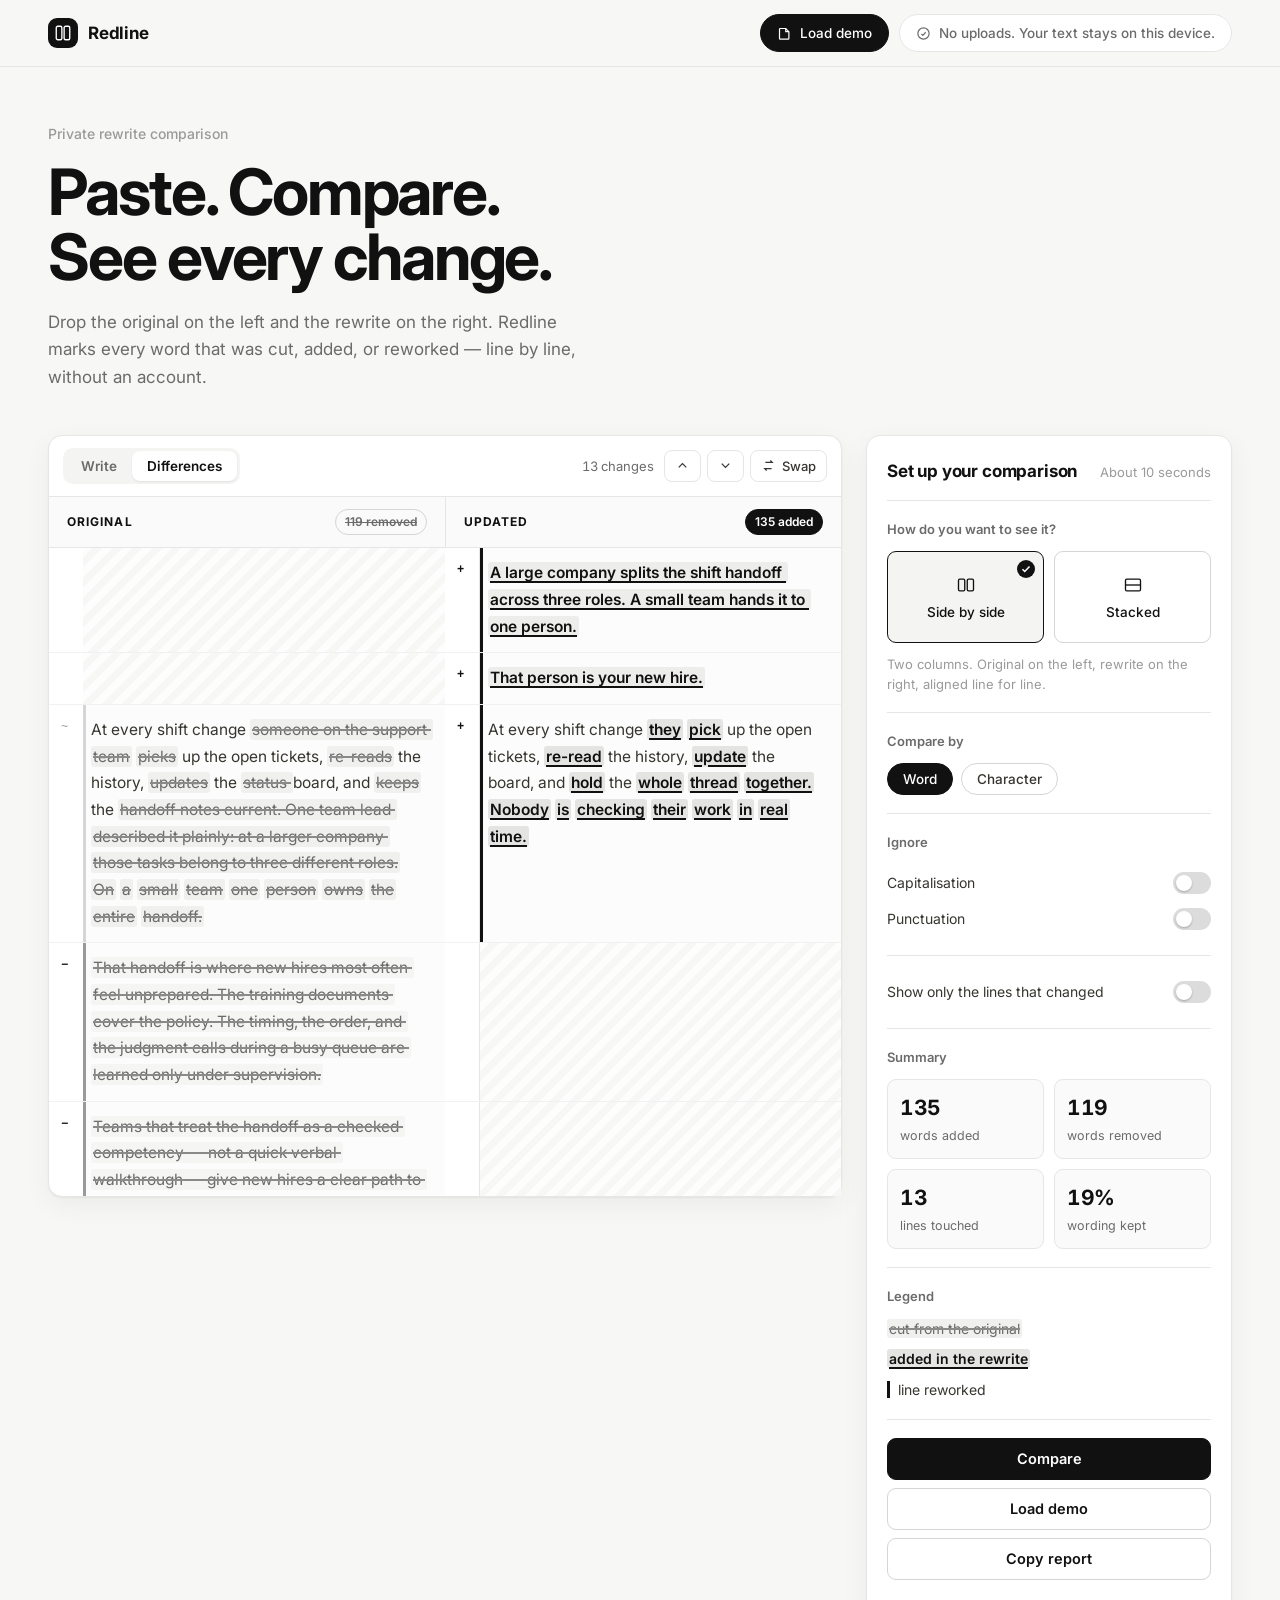
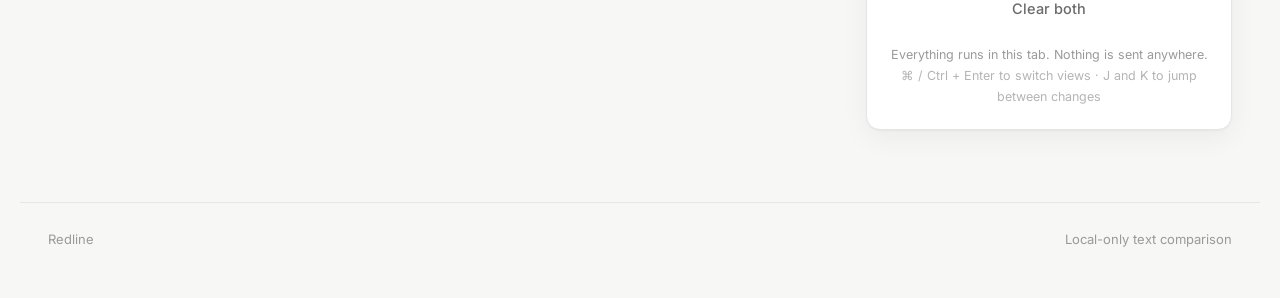
<file: index.html>
<!doctype html>
<html lang="en">
<head>
<meta charset="utf-8" />
<meta name="viewport" content="width=device-width, initial-scale=1" />
<title>Redline — Compare a rewrite side by side</title>
<meta name="description" content="Paste the original and the rewrite. See every word added, removed, and moved. Nothing leaves your browser." />
<link rel="preconnect" href="https://fonts.googleapis.com" />
<link rel="preconnect" href="https://fonts.gstatic.com" crossorigin />
<link href="https://fonts.googleapis.com/css2?family=Inter:wght@400;500;600;700&display=swap" rel="stylesheet" />
<style>
/* ============================================================
   Redline — black & white, Notion-inspired comparison tool
   ============================================================ */

:root {
  --ink:          #111111;
  --ink-2:        #37352f;
  --muted:        #6b6b6b;
  --muted-2:      #9a9a9a;
  --line:         #e6e6e6;
  --line-strong:  #d5d5d5;
  --paper:        #ffffff;
  --paper-2:      #fafafa;
  --paper-3:      #f4f4f3;
  --wash:         #f7f7f6;
  --del-bg:       #f0f0ef;
  --ins-bg:       #e4e4e2;
  --radius:       14px;
  --radius-sm:    9px;
  --shadow:       0 1px 2px rgba(0,0,0,.05), 0 8px 28px rgba(0,0,0,.05);
  --font:         "Inter", -apple-system, BlinkMacSystemFont, "Segoe UI", Helvetica, Arial, sans-serif;
  --mono:         ui-monospace, SFMono-Regular, Menlo, Consolas, monospace;
}

* { box-sizing: border-box; }

[hidden] { display: none !important; }

html, body { height: 100%; }

body {
  margin: 0;
  background: var(--wash);
  color: var(--ink);
  font-family: var(--font);
  font-size: 15px;
  line-height: 1.55;
  -webkit-font-smoothing: antialiased;
}

button { font-family: inherit; }

/* ---------------- top bar ---------------- */

.topbar {
  position: sticky;
  top: 0;
  z-index: 40;
  background: rgba(247,247,246,.86);
  backdrop-filter: saturate(180%) blur(12px);
  border-bottom: 1px solid var(--line);
}

.topbar-inner {
  max-width: 1240px;
  margin: 0 auto;
  padding: 14px 28px;
  display: flex;
  align-items: center;
  justify-content: space-between;
  gap: 16px;
}

.brand {
  display: inline-flex;
  align-items: center;
  gap: 10px;
  text-decoration: none;
  color: var(--ink);
}

.brand-mark {
  width: 30px;
  height: 30px;
  border-radius: 9px;
  background: var(--ink);
  color: #fff;
  display: grid;
  place-items: center;
}

.brand-name { font-weight: 700; font-size: 17px; letter-spacing: -.01em; }

.topbar-right { display: flex; align-items: center; gap: 10px; }

.pill {
  display: inline-flex;
  align-items: center;
  gap: 8px;
  height: 38px;
  padding: 0 16px;
  border-radius: 999px;
  font-size: 13.5px;
  font-weight: 500;
  white-space: nowrap;
}

.pill-solid {
  background: var(--ink);
  color: #fff;
  border: 1px solid var(--ink);
  cursor: pointer;
  transition: transform .12s ease, opacity .12s ease;
}
.pill-solid:hover { opacity: .88; }
.pill-solid:active { transform: translateY(1px); }

.pill-quiet {
  background: var(--paper);
  border: 1px solid var(--line);
  color: var(--muted);
}

/* ---------------- page + hero ---------------- */

.page {
  max-width: 1240px;
  margin: 0 auto;
  padding: 56px 28px 72px;
}

.hero { max-width: 720px; margin-bottom: 44px; }

.eyebrow {
  margin: 0 0 14px;
  color: var(--muted-2);
  font-size: 14px;
  font-weight: 500;
}

h1 {
  margin: 0 0 20px;
  font-size: clamp(38px, 6vw, 64px);
  line-height: 1.02;
  letter-spacing: -.035em;
  font-weight: 700;
}

.lede {
  margin: 0;
  max-width: 560px;
  color: var(--muted);
  font-size: 17px;
  line-height: 1.6;
}

/* ---------------- workspace layout ---------------- */

.workspace {
  display: grid;
  grid-template-columns: minmax(0, 1fr) 366px;
  gap: 24px;
  align-items: start;
}

.canvas-card { min-width: 0; }

.canvas-card,
.panel {
  background: var(--paper);
  border: 1px solid var(--line);
  border-radius: var(--radius);
  box-shadow: var(--shadow);
}

/* ---------------- canvas head ---------------- */

.canvas-head {
  display: flex;
  align-items: center;
  justify-content: space-between;
  gap: 12px;
  padding: 12px 14px;
  border-bottom: 1px solid var(--line);
}

.segmented {
  display: inline-flex;
  padding: 3px;
  background: var(--paper-3);
  border-radius: 10px;
}

.seg-btn {
  border: 0;
  background: transparent;
  color: var(--muted);
  font-size: 13.5px;
  font-weight: 600;
  padding: 7px 15px;
  border-radius: 8px;
  cursor: pointer;
}

.seg-btn.is-active {
  background: var(--paper);
  color: var(--ink);
  box-shadow: 0 1px 2px rgba(0,0,0,.08);
}

.canvas-head-right { display: flex; align-items: center; gap: 6px; }

.change-counter {
  font-size: 13px;
  color: var(--muted);
  padding-right: 4px;
  font-variant-numeric: tabular-nums;
}

.ghost-btn {
  display: inline-flex;
  align-items: center;
  gap: 6px;
  height: 32px;
  padding: 0 10px;
  border: 1px solid var(--line);
  background: var(--paper);
  color: var(--ink-2);
  border-radius: 8px;
  font-size: 13px;
  font-weight: 500;
  cursor: pointer;
}
.ghost-btn:hover { background: var(--paper-3); }
.ghost-btn:disabled { opacity: .38; cursor: default; }

/* ---------------- write mode ---------------- */

.pane-grid {
  display: grid;
  grid-template-columns: 1fr 1fr;
}

.pane { display: flex; flex-direction: column; min-width: 0; }
.pane + .pane { border-left: 1px solid var(--line); }

.pane-head {
  display: flex;
  align-items: center;
  justify-content: space-between;
  padding: 12px 18px;
  border-bottom: 1px solid var(--line);
  background: var(--paper-2);
}

.pane-title {
  font-size: 12px;
  font-weight: 700;
  letter-spacing: .09em;
  text-transform: uppercase;
  color: var(--ink);
}

.pane-meta { font-size: 12.5px; color: var(--muted-2); font-variant-numeric: tabular-nums; }

.editor {
  border: 0;
  outline: 0;
  resize: none;
  padding: 22px;
  min-height: 460px;
  font-family: var(--font);
  font-size: 15.5px;
  line-height: 1.72;
  color: var(--ink-2);
  background: transparent;
}

.editor::placeholder { color: #bdbdbd; }

/* ---------------- diff mode ---------------- */

.diff-view { display: flex; flex-direction: column; }

.diff-head {
  display: grid;
  grid-template-columns: 1fr 1fr;
  border-bottom: 1px solid var(--line);
  background: var(--paper-2);
}

.diff-head-cell {
  display: flex;
  align-items: center;
  justify-content: space-between;
  gap: 10px;
  padding: 12px 18px;
}
.diff-head-cell + .diff-head-cell { border-left: 1px solid var(--line); }

.diff-view.is-unified .diff-head { grid-template-columns: 1fr; }
.diff-view.is-unified .diff-head-cell:first-child { gap: 8px; }
.diff-view.is-unified .diff-head-cell:first-child .tag-del { margin-left: auto; }
.diff-view.is-unified .diff-head-cell:nth-child(2) { display: none; }

.tag {
  font-size: 12px;
  font-weight: 600;
  padding: 3px 9px;
  border-radius: 999px;
  border: 1px solid var(--line-strong);
  color: var(--muted);
  white-space: nowrap;
}
.tag-del { text-decoration: line-through; text-decoration-thickness: 1px; }
.tag-ins { background: var(--ink); border-color: var(--ink); color: #fff; }

.diff-body {
  min-height: 460px;
  max-height: 72vh;
  overflow: auto;
}

/* --- a diff row: gutter | left | gutter | right --- */

.row {
  display: grid;
  grid-template-columns: 34px minmax(0,1fr) 34px minmax(0,1fr);
  border-bottom: 1px solid #f1f1f1;
}
.row:last-child { border-bottom: 0; }

.cell {
  padding: 12px 18px 12px 8px;
  font-size: 15.5px;
  line-height: 1.72;
  color: var(--ink-2);
  min-width: 0;
  overflow-wrap: anywhere;
  white-space: pre-wrap;
}

.cell.side-b { border-left: 1px solid var(--line); padding-left: 8px; }

.gutter {
  font-family: var(--mono);
  font-size: 12px;
  color: var(--muted-2);
  padding: 13px 0 0 12px;
  user-select: none;
}

.gutter.g-del { color: var(--ink); font-weight: 700; }
.gutter.g-ins { color: var(--ink); font-weight: 700; }

.cell.is-empty { background: repeating-linear-gradient(135deg, #fdfdfd, #fdfdfd 7px, #f7f7f6 7px, #f7f7f6 14px); }

.row.r-del .cell.side-a,
.row.r-ins .cell.side-b,
.row.r-mod .cell { background: #fcfcfc; }

.row.r-del .cell.side-a { box-shadow: inset 3px 0 0 var(--muted-2); }
.row.r-ins .cell.side-b { box-shadow: inset 3px 0 0 var(--ink); }
.row.r-mod .cell.side-a { box-shadow: inset 3px 0 0 var(--line-strong); }
.row.r-mod .cell.side-b { box-shadow: inset 3px 0 0 var(--ink); }

.row.is-focused { background: #f6f6f5; }

/* unified (stacked) mode */
.diff-view.is-unified .row { grid-template-columns: 34px minmax(0,1fr); }
.diff-view.is-unified .row .gutter.g-a,
.diff-view.is-unified .row .gutter.g-b { grid-column: 1; }
.diff-view.is-unified .row .cell.side-a,
.diff-view.is-unified .row .cell.side-b { grid-column: 2; }
.diff-view.is-unified .row .cell.side-b { border-left: 0; padding-left: 8px; }
.diff-view.is-unified .row.r-eq .gutter.g-b,
.diff-view.is-unified .row.r-eq .cell.side-b,
.diff-view.is-unified .row .cell.is-empty,
.diff-view.is-unified .row.r-del .gutter.g-b,
.diff-view.is-unified .row.r-ins .gutter.g-a { display: none; }
.diff-view.is-unified .row.r-mod .cell.side-a { padding-bottom: 4px; }
.diff-view.is-unified .row.r-mod .cell.side-b { padding-top: 4px; }

/* ---------------- inline marks ---------------- */

.d-del {
  background: var(--del-bg);
  color: var(--muted);
  text-decoration: line-through;
  text-decoration-thickness: 1.5px;
  text-decoration-color: #8a8a8a;
  border-radius: 3px;
  padding: 1px 2px;
  box-decoration-break: clone;
  -webkit-box-decoration-break: clone;
}

.d-ins {
  background: var(--ins-bg);
  color: var(--ink);
  font-weight: 600;
  text-decoration: underline;
  text-decoration-thickness: 2px;
  text-underline-offset: 3px;
  text-decoration-color: var(--ink);
  border-radius: 3px;
  padding: 1px 2px;
  box-decoration-break: clone;
  -webkit-box-decoration-break: clone;
}

/* whole-line additions/removals get a lighter treatment so blocks stay readable */
.row.r-ins .cell.side-b .d-ins { background: #ededeb; }
.row.r-del .cell.side-a .d-del { background: #f5f5f4; }

/* ---------------- empty state ---------------- */

.empty-state {
  min-height: 460px;
  display: grid;
  place-content: center;
  justify-items: center;
  gap: 8px;
  text-align: center;
  padding: 40px;
}
.empty-title { margin: 0; font-weight: 600; font-size: 16px; }
.empty-sub { margin: 0 0 10px; color: var(--muted); max-width: 340px; }

/* ---------------- panel ---------------- */

.panel { padding: 22px 20px; position: sticky; top: 84px; }

.panel-head {
  display: flex;
  align-items: baseline;
  justify-content: space-between;
  gap: 12px;
  padding-bottom: 16px;
  border-bottom: 1px solid var(--line);
}

.panel-head h2 { margin: 0; font-size: 17px; font-weight: 700; letter-spacing: -.01em; }
.panel-note { font-size: 13px; color: var(--muted-2); }

.panel-section { padding: 18px 0; border-bottom: 1px solid var(--line); }

.panel-label {
  margin: 0 0 12px;
  font-size: 13px;
  font-weight: 600;
  color: var(--muted);
}

.panel-hint { margin: 12px 0 0; font-size: 13px; color: var(--muted-2); line-height: 1.5; }

.choice-grid { display: grid; grid-template-columns: 1fr 1fr; gap: 10px; }

.choice {
  position: relative;
  display: flex;
  flex-direction: column;
  align-items: center;
  justify-content: center;
  gap: 9px;
  padding: 18px 10px;
  min-height: 92px;
  border: 1px solid var(--line-strong);
  border-radius: var(--radius-sm);
  background: var(--paper);
  color: var(--ink);
  font-size: 13.5px;
  font-weight: 500;
  cursor: pointer;
  transition: border-color .12s ease, background .12s ease;
}
.choice:hover { background: var(--paper-2); }
.choice[aria-pressed="true"] { border-color: var(--ink); background: var(--paper-3); }

.check {
  position: absolute;
  top: 8px;
  right: 8px;
  width: 18px;
  height: 18px;
  border-radius: 50%;
  background: var(--ink);
  color: #fff;
  display: none;
  place-items: center;
}
.choice[aria-pressed="true"] .check { display: grid; }

.chip-row { display: flex; gap: 8px; flex-wrap: wrap; }

.chip {
  border: 1px solid var(--line-strong);
  background: var(--paper);
  border-radius: 999px;
  padding: 7px 15px;
  font-size: 13.5px;
  font-weight: 500;
  cursor: pointer;
  color: var(--ink-2);
}
.chip.is-active { background: var(--ink); border-color: var(--ink); color: #fff; }

/* switches */
.switch-row {
  display: flex;
  align-items: center;
  justify-content: space-between;
  gap: 12px;
  padding: 7px 0;
  font-size: 14px;
  color: var(--ink-2);
  cursor: pointer;
}
.switch-row input { position: absolute; opacity: 0; pointer-events: none; }

.switch {
  flex: none;
  width: 38px;
  height: 22px;
  border-radius: 999px;
  background: #dcdcdc;
  position: relative;
  transition: background .15s ease;
}
.switch::after {
  content: "";
  position: absolute;
  top: 3px; left: 3px;
  width: 16px; height: 16px;
  border-radius: 50%;
  background: #fff;
  box-shadow: 0 1px 2px rgba(0,0,0,.25);
  transition: transform .15s ease;
}
.switch-row input:checked ~ .switch { background: var(--ink); }
.switch-row input:checked ~ .switch::after { transform: translateX(16px); }
.switch-row input:focus-visible ~ .switch { outline: 2px solid var(--ink); outline-offset: 2px; }

/* stats */
.stat-grid { display: grid; grid-template-columns: 1fr 1fr; gap: 10px; }

.stat {
  border: 1px solid var(--line);
  border-radius: var(--radius-sm);
  padding: 12px;
  background: var(--paper-2);
}
.stat-num { display: block; font-size: 21px; font-weight: 700; letter-spacing: -.02em; font-variant-numeric: tabular-nums; }
.stat-label { display: block; font-size: 12.5px; color: var(--muted); margin-top: 2px; }

/* legend */
.legend { list-style: none; margin: 0; padding: 0; display: grid; gap: 9px; font-size: 14px; }
.legend-line { border-left: 3px solid var(--ink); padding-left: 8px; color: var(--ink-2); }

/* actions */
.panel-actions { display: grid; gap: 8px; padding-top: 18px; }

.btn {
  height: 42px;
  border-radius: var(--radius-sm);
  border: 1px solid var(--line-strong);
  background: var(--paper);
  color: var(--ink);
  font-size: 14.5px;
  font-weight: 600;
  cursor: pointer;
  transition: opacity .12s ease, background .12s ease, transform .12s ease;
}
.btn:hover { background: var(--paper-3); }
.btn:active { transform: translateY(1px); }
.btn-dark { background: var(--ink); border-color: var(--ink); color: #fff; }
.btn-dark:hover { background: #000; }
.btn-quiet { border-color: transparent; background: transparent; color: var(--muted); font-weight: 500; }
.btn-quiet:hover { background: var(--paper-3); }

.panel-foot { margin: 14px 0 0; font-size: 12.5px; color: var(--muted-2); text-align: center; line-height: 1.7; }
.kbd-hint { color: #b4b4b4; }

/* ---------------- footer + toast ---------------- */

.footer {
  max-width: 1240px;
  margin: 0 auto;
  padding: 26px 28px 48px;
  display: flex;
  justify-content: space-between;
  color: var(--muted-2);
  font-size: 13px;
  border-top: 1px solid var(--line);
}

.toast {
  position: fixed;
  left: 50%;
  bottom: 28px;
  transform: translateX(-50%);
  background: var(--ink);
  color: #fff;
  padding: 11px 18px;
  border-radius: 999px;
  font-size: 14px;
  font-weight: 500;
  z-index: 60;
  box-shadow: 0 8px 30px rgba(0,0,0,.25);
}

:focus-visible { outline: 2px solid var(--ink); outline-offset: 2px; border-radius: 6px; }

/* ---------------- responsive ---------------- */

@media (max-width: 1080px) {
  .workspace { grid-template-columns: minmax(0, 1fr); }
  .panel { position: static; }
}

@media (max-width: 720px) {
  .page { padding: 34px 16px 56px; }
  .topbar-inner { padding: 12px 16px; }
  .pill-quiet { display: none; }
  .pane-grid { grid-template-columns: 1fr; }
  .canvas-head { flex-wrap: wrap; row-gap: 8px; }
  .canvas-head-right { flex-wrap: wrap; }
  .ghost-btn span, .ghost-btn { font-size: 12.5px; }
  .change-counter { font-size: 12.5px; }
  .pane + .pane { border-left: 0; border-top: 1px solid var(--line); }
  .editor { min-height: 240px; }
  .diff-head { grid-template-columns: 1fr; }
  .diff-head-cell:nth-child(2) { display: none; }
  .row, .diff-view.is-unified .row { grid-template-columns: 28px minmax(0,1fr); }
  .row .gutter.g-a, .row .gutter.g-b { grid-column: 1; }
  .row .cell.side-a, .row .cell.side-b { grid-column: 2; }
  .row .cell.side-b { border-left: 0; padding-left: 8px; }
  .row.r-eq .gutter.g-b,
  .row.r-eq .cell.side-b,
  .row .cell.is-empty,
  .row.r-del .gutter.g-b,
  .row.r-ins .gutter.g-a { display: none; }
  .stat-grid { grid-template-columns: 1fr 1fr; }
}

@media print {
  .topbar, .panel, .footer, .canvas-head { display: none; }
  body { background: #fff; }
  .diff-body { max-height: none; overflow: visible; }
}

</style>
</head>
<body>

<header class="topbar">
  <div class="topbar-inner">
    <a class="brand" href="./">
      <span class="brand-mark" aria-hidden="true">
        <svg viewBox="0 0 24 24" width="18" height="18" fill="none" stroke="currentColor" stroke-width="1.8">
          <rect x="3" y="3" width="7.5" height="18" rx="2"></rect>
          <rect x="13.5" y="3" width="7.5" height="18" rx="2"></rect>
        </svg>
      </span>
      <span class="brand-name">Redline</span>
    </a>
    <div class="topbar-right">
      <button class="pill pill-solid" id="demoTopBtn" type="button">
        <svg viewBox="0 0 24 24" width="15" height="15" fill="none" stroke="currentColor" stroke-width="1.9" aria-hidden="true"><path d="M5 4h9l5 5v11a1 1 0 0 1-1 1H5a1 1 0 0 1-1-1V5a1 1 0 0 1 1-1z"/><path d="M14 4v5h5"/></svg>
        Load demo
      </button>
      <span class="pill pill-quiet">
        <svg viewBox="0 0 24 24" width="15" height="15" fill="none" stroke="currentColor" stroke-width="1.9" aria-hidden="true"><circle cx="12" cy="12" r="9"/><path d="M8.5 12.5l2.5 2.5 4.5-5"/></svg>
        No uploads. Your text stays on this device.
      </span>
    </div>
  </div>
</header>

<main class="page">

  <section class="hero">
    <p class="eyebrow">Private rewrite comparison</p>
    <h1>Paste. Compare.<br />See every change.</h1>
    <p class="lede">Drop the original on the left and the rewrite on the right. Redline marks every word that was cut, added, or reworked — line by line, without an account.</p>
  </section>

  <section class="workspace">

    <!-- ============ LEFT: editor / diff ============ -->
    <div class="canvas-card">
      <div class="canvas-head">
        <div class="segmented" role="tablist" aria-label="Workspace mode">
          <button class="seg-btn is-active" id="tabEdit" role="tab" aria-selected="true" type="button">Write</button>
          <button class="seg-btn" id="tabDiff" role="tab" aria-selected="false" type="button">Differences</button>
        </div>
        <div class="canvas-head-right">
          <span class="change-counter" id="changeCounter" hidden></span>
          <button class="ghost-btn" id="prevChange" type="button" title="Previous change" hidden aria-label="Previous change">
            <svg viewBox="0 0 24 24" width="15" height="15" fill="none" stroke="currentColor" stroke-width="2"><path d="M18 15l-6-6-6 6"/></svg>
          </button>
          <button class="ghost-btn" id="nextChange" type="button" title="Next change" hidden aria-label="Next change">
            <svg viewBox="0 0 24 24" width="15" height="15" fill="none" stroke="currentColor" stroke-width="2"><path d="M6 9l6 6 6-6"/></svg>
          </button>
          <button class="ghost-btn" id="swapBtn" type="button" title="Swap sides">
            <svg viewBox="0 0 24 24" width="15" height="15" fill="none" stroke="currentColor" stroke-width="1.9"><path d="M7 7h11l-3-3"/><path d="M17 17H6l3 3"/></svg>
            Swap
          </button>
        </div>
      </div>

      <!-- WRITE MODE -->
      <div class="pane-grid" id="editView">
        <div class="pane">
          <div class="pane-head">
            <span class="pane-title">Original</span>
            <span class="pane-meta" id="metaLeft">0 words</span>
          </div>
          <textarea id="inputLeft" class="editor" spellcheck="false" placeholder="Paste the original draft here…"></textarea>
        </div>
        <div class="pane">
          <div class="pane-head">
            <span class="pane-title">Updated</span>
            <span class="pane-meta" id="metaRight">0 words</span>
          </div>
          <textarea id="inputRight" class="editor" spellcheck="false" placeholder="Paste the rewrite here…"></textarea>
        </div>
      </div>

      <!-- DIFF MODE -->
      <div class="diff-view" id="diffView" hidden>
        <div class="diff-head" id="diffHead">
          <div class="diff-head-cell">
            <span class="pane-title">Original</span>
            <span class="tag tag-del" id="tagRemoved">0 removed</span>
          </div>
          <div class="diff-head-cell">
            <span class="pane-title">Updated</span>
            <span class="tag tag-ins" id="tagAdded">0 added</span>
          </div>
        </div>
        <div class="diff-body" id="diffBody"></div>
        <div class="empty-state" id="emptyState" hidden>
          <p class="empty-title">Nothing to compare yet</p>
          <p class="empty-sub">Add text to both sides, or load the demo to see how it reads.</p>
          <button class="btn btn-dark" id="demoEmptyBtn" type="button">Load demo</button>
        </div>
      </div>
    </div>

    <!-- ============ RIGHT: control panel ============ -->
    <aside class="panel">
      <div class="panel-head">
        <h2>Set up your comparison</h2>
        <span class="panel-note">About 10 seconds</span>
      </div>

      <div class="panel-section">
        <p class="panel-label">How do you want to see it?</p>
        <div class="choice-grid">
          <button class="choice" id="viewSplit" type="button" aria-pressed="true">
            <svg viewBox="0 0 24 24" width="20" height="20" fill="none" stroke="currentColor" stroke-width="1.6" aria-hidden="true"><rect x="3" y="5" width="7.5" height="14" rx="1.5"/><rect x="13.5" y="5" width="7.5" height="14" rx="1.5"/></svg>
            <span>Side by side</span>
            <span class="check" aria-hidden="true">
              <svg viewBox="0 0 24 24" width="12" height="12" fill="none" stroke="currentColor" stroke-width="3"><path d="M5 12.5l4.5 4.5L19 7"/></svg>
            </span>
          </button>
          <button class="choice" id="viewUnified" type="button" aria-pressed="false">
            <svg viewBox="0 0 24 24" width="20" height="20" fill="none" stroke="currentColor" stroke-width="1.6" aria-hidden="true"><rect x="3" y="5" width="18" height="14" rx="1.5"/><path d="M3 12h18"/></svg>
            <span>Stacked</span>
            <span class="check" aria-hidden="true">
              <svg viewBox="0 0 24 24" width="12" height="12" fill="none" stroke="currentColor" stroke-width="3"><path d="M5 12.5l4.5 4.5L19 7"/></svg>
            </span>
          </button>
        </div>
        <p class="panel-hint" id="viewHint">Two columns. Original on the left, rewrite on the right, aligned line for line.</p>
      </div>

      <div class="panel-section">
        <p class="panel-label">Compare by</p>
        <div class="chip-row">
          <button class="chip is-active" data-granularity="word" type="button">Word</button>
          <button class="chip" data-granularity="char" type="button">Character</button>
        </div>
      </div>

      <div class="panel-section">
        <p class="panel-label">Ignore</p>
        <label class="switch-row">
          <span>Capitalisation</span>
          <input type="checkbox" id="optCase" />
          <span class="switch" aria-hidden="true"></span>
        </label>
        <label class="switch-row">
          <span>Punctuation</span>
          <input type="checkbox" id="optPunct" />
          <span class="switch" aria-hidden="true"></span>
        </label>
      </div>

      <div class="panel-section">
        <label class="switch-row">
          <span>Show only the lines that changed</span>
          <input type="checkbox" id="optOnlyChanges" />
          <span class="switch" aria-hidden="true"></span>
        </label>
      </div>

      <div class="panel-section">
        <p class="panel-label">Summary</p>
        <div class="stat-grid">
          <div class="stat">
            <span class="stat-num" id="statAdded">0</span>
            <span class="stat-label">words added</span>
          </div>
          <div class="stat">
            <span class="stat-num" id="statRemoved">0</span>
            <span class="stat-label">words removed</span>
          </div>
          <div class="stat">
            <span class="stat-num" id="statLines">0</span>
            <span class="stat-label">lines touched</span>
          </div>
          <div class="stat">
            <span class="stat-num" id="statKept">—</span>
            <span class="stat-label">wording kept</span>
          </div>
        </div>
      </div>

      <div class="panel-section">
        <p class="panel-label">Legend</p>
        <ul class="legend">
          <li><del class="d-del">cut from the original</del></li>
          <li><ins class="d-ins">added in the rewrite</ins></li>
          <li><span class="legend-line legend-moved">line reworked</span></li>
        </ul>
      </div>

      <div class="panel-actions">
        <button class="btn btn-dark" id="compareBtn" type="button">Compare</button>
        <button class="btn btn-light" id="demoBtn" type="button">Load demo</button>
        <button class="btn btn-light" id="copyBtn" type="button">Copy report</button>
        <button class="btn btn-quiet" id="clearBtn" type="button">Clear both</button>
      </div>
      <p class="panel-foot">Everything runs in this tab. Nothing is sent anywhere.<br /><span class="kbd-hint">⌘ / Ctrl + Enter to switch views · J and K to jump between changes</span></p>
    </aside>

  </section>
</main>

<footer class="footer">
  <span>Redline</span>
  <span>Local-only text comparison</span>
</footer>

<div class="toast" id="toast" role="status" aria-live="polite" hidden></div>

<script>
/* ============================================================
   Redline diff engine
   ------------------------------------------------------------
   Pure functions, no DOM. Produces aligned rows of the shape:

     { type: 'eq' | 'mod' | 'del' | 'ins',
       a: string|null, b: string|null,
       aHtml: string,  bHtml: string }

   plus a stats object for the summary panel.
   ============================================================ */

var Redline = (function () {
  'use strict';

  var PUNCT = /[.,!?;:—–\-"'“”‘’()\[\]{}…/\\]/g;

  function escapeHtml(s) {
    return String(s)
      .replace(/&/g, '&amp;')
      .replace(/</g, '&lt;')
      .replace(/>/g, '&gt;');
  }

  /* ---------- tokenising ---------- */

  // Word mode keeps whitespace runs as their own tokens so the original
  // spacing survives a round trip through the diff.
  function tokenize(line, granularity) {
    if (granularity === 'char') return line.split('');
    return line.match(/\s+|[^\s]+/g) || [];
  }

  function normalizeToken(tok, opts) {
    if (/^\s+$/.test(tok)) return ' ';
    var t = tok;
    if (opts.ignoreCase) t = t.toLowerCase();
    if (opts.ignorePunctuation) t = t.replace(PUNCT, '');
    return t;
  }

  function normalizeLine(line, opts) {
    var t = line.replace(/\s+/g, ' ').trim();
    if (opts.ignoreCase) t = t.toLowerCase();
    if (opts.ignorePunctuation) t = t.replace(PUNCT, '');
    return t;
  }

  function isWord(tok) {
    return /[^\s]/.test(tok);
  }

  function countWords(text) {
    var m = String(text).trim().match(/\S+/g);
    return m ? m.length : 0;
  }

  /* ---------- generic LCS over two token arrays ---------- */

  // Returns ops: [{ op: '=' | '-' | '+', a: token|null, b: token|null }]
  function lcsDiff(a, b, keyOf) {
    var n = a.length, m = b.length;
    var ops = [];

    if (!n && !m) return ops;
    if (!n) { for (var q = 0; q < m; q++) ops.push({ op: '+', a: null, b: b[q] }); return ops; }
    if (!m) { for (var p = 0; p < n; p++) ops.push({ op: '-', a: a[p], b: null }); return ops; }

    // Trim the common head/tail first — cheap, and it keeps the DP table small
    // for the usual case of a lightly edited paragraph.
    var head = 0;
    while (head < n && head < m && keyOf(a[head]) === keyOf(b[head])) head++;
    var tail = 0;
    while (tail < n - head && tail < m - head &&
           keyOf(a[n - 1 - tail]) === keyOf(b[m - 1 - tail])) tail++;

    for (var h = 0; h < head; h++) ops.push({ op: '=', a: a[h], b: b[h] });

    var midA = a.slice(head, n - tail);
    var midB = b.slice(head, m - tail);
    var na = midA.length, nb = midB.length;

    if (na && nb) {
      if (na * nb > 4000000) {
        // Guard against pathological input: treat the middle as a wholesale
        // replacement rather than allocating a huge table.
        for (var x = 0; x < na; x++) ops.push({ op: '-', a: midA[x], b: null });
        for (var y = 0; y < nb; y++) ops.push({ op: '+', a: null, b: midB[y] });
      } else {
        var ka = new Array(na), kb = new Array(nb);
        for (var i0 = 0; i0 < na; i0++) ka[i0] = keyOf(midA[i0]);
        for (var j0 = 0; j0 < nb; j0++) kb[j0] = keyOf(midB[j0]);

        var dp = [];
        for (var i = 0; i <= na; i++) dp.push(new Uint32Array(nb + 1));
        for (var i1 = na - 1; i1 >= 0; i1--) {
          for (var j1 = nb - 1; j1 >= 0; j1--) {
            dp[i1][j1] = ka[i1] === kb[j1]
              ? dp[i1 + 1][j1 + 1] + 1
              : Math.max(dp[i1 + 1][j1], dp[i1][j1 + 1]);
          }
        }
        var i2 = 0, j2 = 0;
        while (i2 < na && j2 < nb) {
          if (ka[i2] === kb[j2]) { ops.push({ op: '=', a: midA[i2], b: midB[j2] }); i2++; j2++; }
          else if (dp[i2 + 1][j2] >= dp[i2][j2 + 1]) { ops.push({ op: '-', a: midA[i2], b: null }); i2++; }
          else { ops.push({ op: '+', a: null, b: midB[j2] }); j2++; }
        }
        while (i2 < na) { ops.push({ op: '-', a: midA[i2], b: null }); i2++; }
        while (j2 < nb) { ops.push({ op: '+', a: null, b: midB[j2] }); j2++; }
      }
    } else if (na) {
      for (var x2 = 0; x2 < na; x2++) ops.push({ op: '-', a: midA[x2], b: null });
    } else if (nb) {
      for (var y2 = 0; y2 < nb; y2++) ops.push({ op: '+', a: null, b: midB[y2] });
    }

    for (var t = tail; t > 0; t--) {
      ops.push({ op: '=', a: a[n - t], b: b[m - t] });
    }
    return ops;
  }

  /* ---------- inline (within-line) diff ---------- */

  function inlineDiff(lineA, lineB, opts) {
    var ta = tokenize(lineA, opts.granularity);
    var tb = tokenize(lineB, opts.granularity);
    var ops = lcsDiff(ta, tb, function (tok) { return normalizeToken(tok, opts); });

    var left = '', right = '', added = 0, removed = 0, kept = 0;
    var i = 0;

    while (i < ops.length) {
      var op = ops[i].op;
      // Collect the whole run so one <del>/<ins> can wrap several tokens.
      var buf = '';
      var j = i;
      while (j < ops.length && ops[j].op === op) {
        buf += (op === '+' ? ops[j].b : ops[j].a);
        if (op === '+' && isWord(ops[j].b)) added++;
        if (op === '-' && isWord(ops[j].a)) removed++;
        if (op === '=' && isWord(ops[j].a)) kept++;
        j++;
      }
      var html = escapeHtml(buf);
      if (op === '=') { left += html; right += html; }
      else if (op === '-') { if (buf.trim()) left += '<del class="d-del">' + html + '</del>'; else left += html; }
      else { if (buf.trim()) right += '<ins class="d-ins">' + html + '</ins>'; else right += html; }
      i = j;
    }

    return { left: left, right: right, added: added, removed: removed, kept: kept };
  }

  /* ---------- line similarity, used to pair rewrites ---------- */

  function bagOf(line, opts) {
    var toks = (normalizeLine(line, opts).match(/\S+/g) || []);
    var bag = Object.create(null);
    for (var i = 0; i < toks.length; i++) bag[toks[i]] = (bag[toks[i]] || 0) + 1;
    return { bag: bag, size: toks.length };
  }

  function similarity(lineA, lineB, opts) {
    var A = bagOf(lineA, opts), B = bagOf(lineB, opts);
    if (!A.size || !B.size) return 0;
    var shared = 0;
    for (var k in A.bag) {
      if (B.bag[k]) shared += Math.min(A.bag[k], B.bag[k]);
    }
    return shared / Math.max(A.size, B.size);
  }

  /* ---------- pair a run of deletions with a run of insertions ---------- */

  // Order-preserving alignment that maximises total similarity. Pairs below
  // the threshold stay unpaired, so a genuinely new line reads as new rather
  // than as a garbled edit of an unrelated one.
  function pairRuns(dels, inss, opts) {
    var n = dels.length, m = inss.length;
    var THRESH = 0.25;
    var sim = [];
    for (var i = 0; i < n; i++) {
      sim.push([]);
      for (var j = 0; j < m; j++) sim[i].push(similarity(dels[i], inss[j], opts));
    }

    var dp = [];
    for (var a = 0; a <= n; a++) dp.push(new Float64Array(m + 1));
    for (var i2 = n - 1; i2 >= 0; i2--) {
      for (var j2 = m - 1; j2 >= 0; j2--) {
        var pair = sim[i2][j2] >= THRESH ? sim[i2][j2] + dp[i2 + 1][j2 + 1] : -1;
        dp[i2][j2] = Math.max(pair, dp[i2 + 1][j2], dp[i2][j2 + 1]);
      }
    }

    var rows = [], i3 = 0, j3 = 0;
    while (i3 < n && j3 < m) {
      var pairScore = sim[i3][j3] >= THRESH ? sim[i3][j3] + dp[i3 + 1][j3 + 1] : -1;
      if (pairScore >= dp[i3][j3] - 1e-9 && pairScore >= 0) {
        rows.push({ type: 'mod', a: dels[i3], b: inss[j3] });
        i3++; j3++;
      } else if (dp[i3 + 1][j3] >= dp[i3][j3 + 1]) {
        rows.push({ type: 'del', a: dels[i3], b: null });
        i3++;
      } else {
        rows.push({ type: 'ins', a: null, b: inss[j3] });
        j3++;
      }
    }
    while (i3 < n) { rows.push({ type: 'del', a: dels[i3], b: null }); i3++; }
    while (j3 < m) { rows.push({ type: 'ins', a: null, b: inss[j3] }); j3++; }
    return rows;
  }

  /* ---------- public API ---------- */

  function splitLines(text) {
    return String(text)
      .replace(/\r\n?/g, '\n')
      .split('\n')
      .map(function (l) { return l.replace(/\s+$/, ''); })
      .filter(function (l) { return l.trim().length > 0; });
  }

  function compare(leftText, rightText, options) {
    var opts = {
      granularity: (options && options.granularity) || 'word',
      ignoreCase: !!(options && options.ignoreCase),
      ignorePunctuation: !!(options && options.ignorePunctuation)
    };

    var la = splitLines(leftText);
    var lb = splitLines(rightText);

    var lineOps = lcsDiff(la, lb, function (l) { return normalizeLine(l, opts); });

    // Collapse del-runs immediately followed by ins-runs into paired rewrites.
    var rows = [];
    var i = 0;
    while (i < lineOps.length) {
      if (lineOps[i].op === '=') {
        rows.push({ type: 'eq', a: lineOps[i].a, b: lineOps[i].b });
        i++;
        continue;
      }
      var dels = [], inss = [];
      while (i < lineOps.length && lineOps[i].op === '-') { dels.push(lineOps[i].a); i++; }
      while (i < lineOps.length && lineOps[i].op === '+') { inss.push(lineOps[i].b); i++; }
      if (dels.length && inss.length) {
        rows = rows.concat(pairRuns(dels, inss, opts));
      } else {
        dels.forEach(function (d) { rows.push({ type: 'del', a: d, b: null }); });
        inss.forEach(function (n2) { rows.push({ type: 'ins', a: null, b: n2 }); });
      }
    }

    // Render each row and tally the stats.
    var stats = { added: 0, removed: 0, kept: 0, rowsChanged: 0, rows: rows.length };

    rows.forEach(function (row) {
      if (row.type === 'eq') {
        row.aHtml = escapeHtml(row.a);
        row.bHtml = escapeHtml(row.b);
        stats.kept += countWords(row.a);
      } else if (row.type === 'mod') {
        var d = inlineDiff(row.a, row.b, opts);
        row.aHtml = d.left;
        row.bHtml = d.right;
        stats.added += d.added;
        stats.removed += d.removed;
        stats.kept += d.kept;
        stats.rowsChanged++;
      } else if (row.type === 'del') {
        row.aHtml = '<del class="d-del">' + escapeHtml(row.a) + '</del>';
        row.bHtml = '';
        stats.removed += countWords(row.a);
        stats.rowsChanged++;
      } else {
        row.aHtml = '';
        row.bHtml = '<ins class="d-ins">' + escapeHtml(row.b) + '</ins>';
        stats.added += countWords(row.b);
        stats.rowsChanged++;
      }
    });

    var originalWords = countWords(leftText);
    stats.keptPct = originalWords ? Math.round((stats.kept / originalWords) * 100) : 0;
    stats.wordsLeft = originalWords;
    stats.wordsRight = countWords(rightText);

    return { rows: rows, stats: stats };
  }

  return {
    compare: compare,
    countWords: countWords,
    splitLines: splitLines,
    escapeHtml: escapeHtml,
    _internal: { lcsDiff: lcsDiff, similarity: similarity, inlineDiff: inlineDiff }
  };
})();

if (typeof module !== 'undefined' && module.exports) module.exports = Redline;

</script>
<script>
/* ============================================================
   Redline — UI wiring
   ============================================================ */

(function () {
  'use strict';

  /* ---------- demo content (sample copy, not customer text) ---------- */

  var DEMO_ORIGINAL = [
    'At every shift change someone on the support team picks up the open tickets, re-reads the history, updates the status board, and keeps the handoff notes current. One team lead described it plainly: at a larger company those tasks belong to three different roles. On a small team one person owns the entire handoff.',
    '',
    'That handoff is where new hires most often feel unprepared. The training documents cover the policy. The timing, the order, and the judgment calls during a busy queue are learned only under supervision.',
    '',
    'Teams that treat the handoff as a checked competency — not a quick verbal walkthrough — give new hires a clear path to prove readiness. The ones that assume it is already in place discover the gap later, usually under pressure.',
    '',
    'If you onboard someone this month, what specific handoff steps will you watch them complete before you sign off?'
  ].join('\n');

  var DEMO_UPDATED = [
    'A large company splits the shift handoff across three roles. A small team hands it to one person.',
    '',
    'That person is your new hire.',
    '',
    'At every shift change they pick up the open tickets, re-read the history, update the board, and hold the whole thread together. Nobody is checking their work in real time.',
    '',
    'Training documents teach the policy.',
    '',
    'They do not teach timing.',
    'They do not teach order under a full queue.',
    'They do not teach what to do when you are running behind and the notes are half written.',
    '',
    'Most new hires know the policy. They have just never run it with someone watching.',
    '',
    'Some teams watch the new hire run one full handoff and sign off. Everyone knows where they stand.',
    '',
    'The rest find out on the busiest morning, when the board is stale and the queue is already backing up.',
    '',
    'If you onboard someone this month, name the exact steps you will watch them complete before you sign off.'
  ].join('\n');

  /* ---------- element refs ---------- */

  var $ = function (id) { return document.getElementById(id); };

  var inputLeft   = $('inputLeft');
  var inputRight  = $('inputRight');
  var metaLeft    = $('metaLeft');
  var metaRight   = $('metaRight');
  var editView    = $('editView');
  var diffView    = $('diffView');
  var diffBody    = $('diffBody');
  var emptyState  = $('emptyState');
  var tabEdit     = $('tabEdit');
  var tabDiff     = $('tabDiff');
  var toastEl     = $('toast');

  var state = {
    mode: 'edit',            // 'edit' | 'diff'
    layout: 'split',         // 'split' | 'unified'
    granularity: 'word',
    ignoreCase: false,
    ignorePunctuation: false,
    onlyChanges: false,
    changeIndex: -1,
    changeNodes: []
  };

  /* ---------- helpers ---------- */

  var toastTimer;
  function toast(msg) {
    toastEl.textContent = msg;
    toastEl.hidden = false;
    clearTimeout(toastTimer);
    toastTimer = setTimeout(function () { toastEl.hidden = true; }, 2200);
  }

  function debounce(fn, ms) {
    var t;
    return function () {
      var args = arguments, self = this;
      clearTimeout(t);
      t = setTimeout(function () { fn.apply(self, args); }, ms);
    };
  }

  function updateMeta() {
    var l = Redline.countWords(inputLeft.value);
    var r = Redline.countWords(inputRight.value);
    metaLeft.textContent = l + (l === 1 ? ' word' : ' words');
    metaRight.textContent = r + (r === 1 ? ' word' : ' words');
  }

  /* ---------- rendering ---------- */

  var GUTTER = { eq: '', mod: '~', del: '−', ins: '+' };

  function render() {
    var left = inputLeft.value;
    var right = inputRight.value;

    if (!left.trim() && !right.trim()) {
      diffBody.innerHTML = '';
      diffBody.hidden = true;
      emptyState.hidden = false;
      setStats(null);
      setChangeNav([]);
      return;
    }

    diffBody.hidden = false;
    emptyState.hidden = true;

    var result = Redline.compare(left, right, {
      granularity: state.granularity,
      ignoreCase: state.ignoreCase,
      ignorePunctuation: state.ignorePunctuation
    });

    var html = '';
    var visible = 0;

    result.rows.forEach(function (row) {
      if (state.onlyChanges && row.type === 'eq') return;
      var isChange = row.type !== 'eq';
      visible++;

      var gA = row.type === 'del' ? 'g-del' : (row.type === 'mod' ? 'g-mod' : '');
      var gB = (row.type === 'ins' || row.type === 'mod') ? 'g-ins' : '';

      var aCell = row.aHtml
        ? '<div class="cell side-a">' + row.aHtml + '</div>'
        : '<div class="cell side-a is-empty"></div>';
      var bCell = row.bHtml
        ? '<div class="cell side-b">' + row.bHtml + '</div>'
        : '<div class="cell side-b is-empty"></div>';

      html += '<div class="row r-' + row.type + '"' + (isChange ? ' data-change="1"' : '') + '>' +
                '<div class="gutter g-a ' + gA + '">' + (row.type === 'ins' ? '' : GUTTER[row.type]) + '</div>' +
                aCell +
                '<div class="gutter g-b ' + gB + '">' + (row.type === 'del' ? '' : (row.type === 'eq' ? '' : GUTTER[row.type === 'mod' ? 'ins' : row.type])) + '</div>' +
                bCell +
              '</div>';
    });

    if (!visible) {
      html = '<div class="row"><div class="gutter"></div>' +
             '<div class="cell" style="grid-column: 2 / -1; color:#6b6b6b;">' +
             (state.onlyChanges ? 'No changes to show. The two versions read the same.' : 'Nothing to compare yet.') +
             '</div></div>';
    }

    diffBody.innerHTML = html;
    setStats(result.stats);
    setChangeNav(Array.prototype.slice.call(diffBody.querySelectorAll('[data-change="1"]')));
  }

  function setStats(stats) {
    $('statAdded').textContent   = stats ? stats.added : 0;
    $('statRemoved').textContent = stats ? stats.removed : 0;
    $('statLines').textContent   = stats ? stats.rowsChanged : 0;
    $('statKept').textContent    = stats ? stats.keptPct + '%' : '—';
    $('tagAdded').textContent    = (stats ? stats.added : 0) + ' added';
    $('tagRemoved').textContent  = (stats ? stats.removed : 0) + ' removed';
  }

  function setChangeNav(nodes) {
    state.changeNodes = nodes;
    state.changeIndex = -1;
    var counter = $('changeCounter');
    var show = state.mode === 'diff' && nodes.length > 0;
    counter.hidden = !show;
    $('prevChange').hidden = !show;
    $('nextChange').hidden = !show;
    if (show) counter.textContent = nodes.length + (nodes.length === 1 ? ' change' : ' changes');
  }

  function gotoChange(step) {
    var nodes = state.changeNodes;
    if (!nodes.length) return;
    state.changeIndex = (state.changeIndex + step + nodes.length) % nodes.length;
    nodes.forEach(function (n) { n.classList.remove('is-focused'); });
    var el = nodes[state.changeIndex];
    el.classList.add('is-focused');
    el.scrollIntoView({ block: 'center', behavior: 'smooth' });
    $('changeCounter').textContent = (state.changeIndex + 1) + ' of ' + nodes.length;
  }

  /* ---------- mode + layout ---------- */

  function setMode(mode) {
    state.mode = mode;
    var diff = mode === 'diff';
    editView.hidden = diff;
    diffView.hidden = !diff;
    tabEdit.classList.toggle('is-active', !diff);
    tabDiff.classList.toggle('is-active', diff);
    tabEdit.setAttribute('aria-selected', String(!diff));
    tabDiff.setAttribute('aria-selected', String(diff));
    if (diff) render(); else setChangeNav([]);
  }

  // Stacked layouts (chosen, or forced by a narrow screen) show one header,
  // so both tallies have to live in the first cell.
  var narrow = window.matchMedia('(max-width: 720px)');

  function updateHeadLabels() {
    var stacked = state.layout === 'unified' || narrow.matches;
    var cells = document.querySelectorAll('.diff-head-cell');
    var tagAdded = $('tagAdded');
    if (stacked) {
      cells[0].querySelector('.pane-title').textContent = 'Original \u2192 Updated';
      cells[0].appendChild(tagAdded);
    } else {
      cells[0].querySelector('.pane-title').textContent = 'Original';
      cells[1].appendChild(tagAdded);
    }
  }

  function setLayout(layout) {
    state.layout = layout;
    diffView.classList.toggle('is-unified', layout === 'unified');

    updateHeadLabels();

    $('viewSplit').setAttribute('aria-pressed', String(layout === 'split'));
    $('viewUnified').setAttribute('aria-pressed', String(layout === 'unified'));
    $('viewHint').textContent = layout === 'split'
      ? 'Two columns. Original on the left, rewrite on the right, aligned line for line.'
      : 'One column. Each change reads top to bottom: what was cut, then what replaced it.';
  }

  /* ---------- report ---------- */

  function buildReport() {
    var result = Redline.compare(inputLeft.value, inputRight.value, {
      granularity: state.granularity,
      ignoreCase: state.ignoreCase,
      ignorePunctuation: state.ignorePunctuation
    });
    var lines = [
      'REDLINE — comparison report',
      '',
      result.stats.added + ' words added  |  ' + result.stats.removed + ' words removed  |  ' +
      result.stats.rowsChanged + ' lines touched  |  ' + result.stats.keptPct + '% of the original wording kept',
      '',
      '----------------------------------------',
      ''
    ];
    result.rows.forEach(function (row) {
      if (row.type === 'eq') { lines.push('   ' + row.a); }
      else if (row.type === 'del') { lines.push(' - ' + row.a); }
      else if (row.type === 'ins') { lines.push(' + ' + row.b); }
      else { lines.push(' - ' + row.a); lines.push(' + ' + row.b); }
      lines.push('');
    });
    return lines.join('\n');
  }

  function copyReport() {
    if (!inputLeft.value.trim() && !inputRight.value.trim()) {
      toast('Nothing to copy yet');
      return;
    }
    var text = buildReport();
    var done = function () { toast('Report copied to your clipboard'); };
    if (navigator.clipboard && navigator.clipboard.writeText) {
      navigator.clipboard.writeText(text).then(done, function () { fallbackCopy(text, done); });
    } else {
      fallbackCopy(text, done);
    }
  }

  function fallbackCopy(text, done) {
    var ta = document.createElement('textarea');
    ta.value = text;
    ta.setAttribute('readonly', '');
    ta.style.position = 'fixed';
    ta.style.opacity = '0';
    document.body.appendChild(ta);
    ta.select();
    try { document.execCommand('copy'); done(); } catch (e) { toast('Copy failed — select the text manually'); }
    document.body.removeChild(ta);
  }

  /* ---------- actions ---------- */

  function loadDemo(announce) {
    inputLeft.value = DEMO_ORIGINAL;
    inputRight.value = DEMO_UPDATED;
    updateMeta();
    setMode('diff');
    if (announce) toast('Demo loaded — this is sample copy, not your text');
  }

  function clearBoth() {
    inputLeft.value = '';
    inputRight.value = '';
    updateMeta();
    setMode('edit');
    render();
    inputLeft.focus();
    toast('Cleared');
  }

  function swapSides() {
    var tmp = inputLeft.value;
    inputLeft.value = inputRight.value;
    inputRight.value = tmp;
    updateMeta();
    if (state.mode === 'diff') render();
    toast('Sides swapped');
  }

  /* ---------- events ---------- */

  var onInput = debounce(function () {
    updateMeta();
    if (state.mode === 'diff') render();
  }, 180);

  inputLeft.addEventListener('input', onInput);
  inputRight.addEventListener('input', onInput);

  tabEdit.addEventListener('click', function () { setMode('edit'); });
  tabDiff.addEventListener('click', function () { setMode('diff'); });

  $('compareBtn').addEventListener('click', function () {
    if (!inputLeft.value.trim() && !inputRight.value.trim()) {
      toast('Add text to both sides first');
      setMode('edit');
      inputLeft.focus();
      return;
    }
    setMode('diff');
  });

  $('demoBtn').addEventListener('click', function () { loadDemo(true); });
  $('demoTopBtn').addEventListener('click', function () { loadDemo(true); });
  $('demoEmptyBtn').addEventListener('click', function () { loadDemo(true); });
  $('clearBtn').addEventListener('click', clearBoth);
  $('copyBtn').addEventListener('click', copyReport);
  $('swapBtn').addEventListener('click', swapSides);

  $('viewSplit').addEventListener('click', function () { setLayout('split'); });
  $('viewUnified').addEventListener('click', function () { setLayout('unified'); });

  Array.prototype.forEach.call(document.querySelectorAll('[data-granularity]'), function (chip) {
    chip.addEventListener('click', function () {
      state.granularity = chip.getAttribute('data-granularity');
      Array.prototype.forEach.call(document.querySelectorAll('[data-granularity]'), function (c) {
        c.classList.toggle('is-active', c === chip);
      });
      if (state.mode === 'diff') render();
    });
  });

  $('optCase').addEventListener('change', function (e) {
    state.ignoreCase = e.target.checked;
    if (state.mode === 'diff') render();
  });
  $('optPunct').addEventListener('change', function (e) {
    state.ignorePunctuation = e.target.checked;
    if (state.mode === 'diff') render();
  });
  $('optOnlyChanges').addEventListener('change', function (e) {
    state.onlyChanges = e.target.checked;
    if (state.mode === 'diff') render();
  });

  $('nextChange').addEventListener('click', function () { gotoChange(1); });
  $('prevChange').addEventListener('click', function () { gotoChange(-1); });

  document.addEventListener('keydown', function (e) {
    var typing = e.target === inputLeft || e.target === inputRight;
    if ((e.metaKey || e.ctrlKey) && e.key === 'Enter') {
      e.preventDefault();
      setMode(state.mode === 'diff' ? 'edit' : 'diff');
      return;
    }
    if (typing || state.mode !== 'diff') return;
    if (e.key === 'j' || e.key === 'ArrowDown') { e.preventDefault(); gotoChange(1); }
    if (e.key === 'k' || e.key === 'ArrowUp') { e.preventDefault(); gotoChange(-1); }
  });

  if (narrow.addEventListener) narrow.addEventListener('change', updateHeadLabels);
  else if (narrow.addListener) narrow.addListener(updateHeadLabels);

  /* ---------- boot: demo is shown by default ---------- */

  setLayout('split');
  loadDemo(false);
})();

</script>
</body>
</html>
</file>
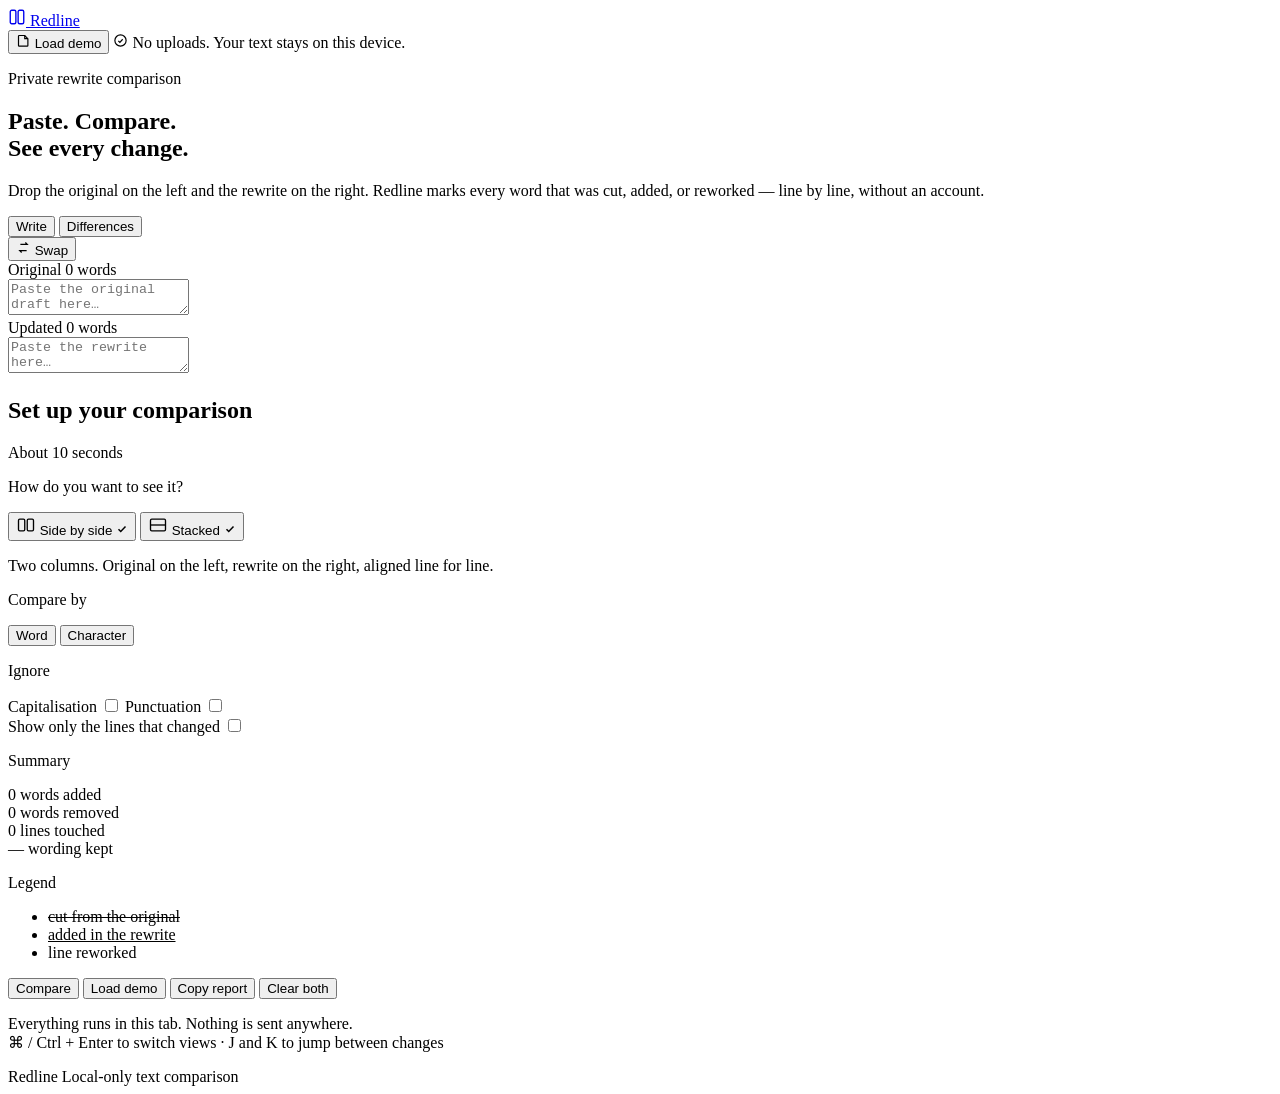
<file: src/index.template.html>
<!doctype html>
<html lang="en">
<head>
<meta charset="utf-8" />
<meta name="viewport" content="width=device-width, initial-scale=1" />
<title>Redline — Compare a rewrite side by side</title>
<meta name="description" content="Paste the original and the rewrite. See every word added, removed, and moved. Nothing leaves your browser." />
<link rel="preconnect" href="https://fonts.googleapis.com" />
<link rel="preconnect" href="https://fonts.gstatic.com" crossorigin />
<link href="https://fonts.googleapis.com/css2?family=Inter:wght@400;500;600;700&display=swap" rel="stylesheet" />
<!-- BUILD:STYLES -->
</head>
<body>

<header class="topbar">
  <div class="topbar-inner">
    <a class="brand" href="./">
      <span class="brand-mark" aria-hidden="true">
        <svg viewBox="0 0 24 24" width="18" height="18" fill="none" stroke="currentColor" stroke-width="1.8">
          <rect x="3" y="3" width="7.5" height="18" rx="2"></rect>
          <rect x="13.5" y="3" width="7.5" height="18" rx="2"></rect>
        </svg>
      </span>
      <span class="brand-name">Redline</span>
    </a>
    <div class="topbar-right">
      <button class="pill pill-solid" id="demoTopBtn" type="button">
        <svg viewBox="0 0 24 24" width="15" height="15" fill="none" stroke="currentColor" stroke-width="1.9" aria-hidden="true"><path d="M5 4h9l5 5v11a1 1 0 0 1-1 1H5a1 1 0 0 1-1-1V5a1 1 0 0 1 1-1z"/><path d="M14 4v5h5"/></svg>
        Load demo
      </button>
      <span class="pill pill-quiet">
        <svg viewBox="0 0 24 24" width="15" height="15" fill="none" stroke="currentColor" stroke-width="1.9" aria-hidden="true"><circle cx="12" cy="12" r="9"/><path d="M8.5 12.5l2.5 2.5 4.5-5"/></svg>
        No uploads. Your text stays on this device.
      </span>
    </div>
  </div>
</header>

<main class="page">

  <section class="hero">
    <p class="eyebrow">Private rewrite comparison</p>
    <h1>Paste. Compare.<br />See every change.</h1>
    <p class="lede">Drop the original on the left and the rewrite on the right. Redline marks every word that was cut, added, or reworked — line by line, without an account.</p>
  </section>

  <section class="workspace">

    <!-- ============ LEFT: editor / diff ============ -->
    <div class="canvas-card">
      <div class="canvas-head">
        <div class="segmented" role="tablist" aria-label="Workspace mode">
          <button class="seg-btn is-active" id="tabEdit" role="tab" aria-selected="true" type="button">Write</button>
          <button class="seg-btn" id="tabDiff" role="tab" aria-selected="false" type="button">Differences</button>
        </div>
        <div class="canvas-head-right">
          <span class="change-counter" id="changeCounter" hidden></span>
          <button class="ghost-btn" id="prevChange" type="button" title="Previous change" hidden aria-label="Previous change">
            <svg viewBox="0 0 24 24" width="15" height="15" fill="none" stroke="currentColor" stroke-width="2"><path d="M18 15l-6-6-6 6"/></svg>
          </button>
          <button class="ghost-btn" id="nextChange" type="button" title="Next change" hidden aria-label="Next change">
            <svg viewBox="0 0 24 24" width="15" height="15" fill="none" stroke="currentColor" stroke-width="2"><path d="M6 9l6 6 6-6"/></svg>
          </button>
          <button class="ghost-btn" id="swapBtn" type="button" title="Swap sides">
            <svg viewBox="0 0 24 24" width="15" height="15" fill="none" stroke="currentColor" stroke-width="1.9"><path d="M7 7h11l-3-3"/><path d="M17 17H6l3 3"/></svg>
            Swap
          </button>
        </div>
      </div>

      <!-- WRITE MODE -->
      <div class="pane-grid" id="editView">
        <div class="pane">
          <div class="pane-head">
            <span class="pane-title">Original</span>
            <span class="pane-meta" id="metaLeft">0 words</span>
          </div>
          <textarea id="inputLeft" class="editor" spellcheck="false" placeholder="Paste the original draft here…"></textarea>
        </div>
        <div class="pane">
          <div class="pane-head">
            <span class="pane-title">Updated</span>
            <span class="pane-meta" id="metaRight">0 words</span>
          </div>
          <textarea id="inputRight" class="editor" spellcheck="false" placeholder="Paste the rewrite here…"></textarea>
        </div>
      </div>

      <!-- DIFF MODE -->
      <div class="diff-view" id="diffView" hidden>
        <div class="diff-head" id="diffHead">
          <div class="diff-head-cell">
            <span class="pane-title">Original</span>
            <span class="tag tag-del" id="tagRemoved">0 removed</span>
          </div>
          <div class="diff-head-cell">
            <span class="pane-title">Updated</span>
            <span class="tag tag-ins" id="tagAdded">0 added</span>
          </div>
        </div>
        <div class="diff-body" id="diffBody"></div>
        <div class="empty-state" id="emptyState" hidden>
          <p class="empty-title">Nothing to compare yet</p>
          <p class="empty-sub">Add text to both sides, or load the demo to see how it reads.</p>
          <button class="btn btn-dark" id="demoEmptyBtn" type="button">Load demo</button>
        </div>
      </div>
    </div>

    <!-- ============ RIGHT: control panel ============ -->
    <aside class="panel">
      <div class="panel-head">
        <h2>Set up your comparison</h2>
        <span class="panel-note">About 10 seconds</span>
      </div>

      <div class="panel-section">
        <p class="panel-label">How do you want to see it?</p>
        <div class="choice-grid">
          <button class="choice" id="viewSplit" type="button" aria-pressed="true">
            <svg viewBox="0 0 24 24" width="20" height="20" fill="none" stroke="currentColor" stroke-width="1.6" aria-hidden="true"><rect x="3" y="5" width="7.5" height="14" rx="1.5"/><rect x="13.5" y="5" width="7.5" height="14" rx="1.5"/></svg>
            <span>Side by side</span>
            <span class="check" aria-hidden="true">
              <svg viewBox="0 0 24 24" width="12" height="12" fill="none" stroke="currentColor" stroke-width="3"><path d="M5 12.5l4.5 4.5L19 7"/></svg>
            </span>
          </button>
          <button class="choice" id="viewUnified" type="button" aria-pressed="false">
            <svg viewBox="0 0 24 24" width="20" height="20" fill="none" stroke="currentColor" stroke-width="1.6" aria-hidden="true"><rect x="3" y="5" width="18" height="14" rx="1.5"/><path d="M3 12h18"/></svg>
            <span>Stacked</span>
            <span class="check" aria-hidden="true">
              <svg viewBox="0 0 24 24" width="12" height="12" fill="none" stroke="currentColor" stroke-width="3"><path d="M5 12.5l4.5 4.5L19 7"/></svg>
            </span>
          </button>
        </div>
        <p class="panel-hint" id="viewHint">Two columns. Original on the left, rewrite on the right, aligned line for line.</p>
      </div>

      <div class="panel-section">
        <p class="panel-label">Compare by</p>
        <div class="chip-row">
          <button class="chip is-active" data-granularity="word" type="button">Word</button>
          <button class="chip" data-granularity="char" type="button">Character</button>
        </div>
      </div>

      <div class="panel-section">
        <p class="panel-label">Ignore</p>
        <label class="switch-row">
          <span>Capitalisation</span>
          <input type="checkbox" id="optCase" />
          <span class="switch" aria-hidden="true"></span>
        </label>
        <label class="switch-row">
          <span>Punctuation</span>
          <input type="checkbox" id="optPunct" />
          <span class="switch" aria-hidden="true"></span>
        </label>
      </div>

      <div class="panel-section">
        <label class="switch-row">
          <span>Show only the lines that changed</span>
          <input type="checkbox" id="optOnlyChanges" />
          <span class="switch" aria-hidden="true"></span>
        </label>
      </div>

      <div class="panel-section">
        <p class="panel-label">Summary</p>
        <div class="stat-grid">
          <div class="stat">
            <span class="stat-num" id="statAdded">0</span>
            <span class="stat-label">words added</span>
          </div>
          <div class="stat">
            <span class="stat-num" id="statRemoved">0</span>
            <span class="stat-label">words removed</span>
          </div>
          <div class="stat">
            <span class="stat-num" id="statLines">0</span>
            <span class="stat-label">lines touched</span>
          </div>
          <div class="stat">
            <span class="stat-num" id="statKept">—</span>
            <span class="stat-label">wording kept</span>
          </div>
        </div>
      </div>

      <div class="panel-section">
        <p class="panel-label">Legend</p>
        <ul class="legend">
          <li><del class="d-del">cut from the original</del></li>
          <li><ins class="d-ins">added in the rewrite</ins></li>
          <li><span class="legend-line legend-moved">line reworked</span></li>
        </ul>
      </div>

      <div class="panel-actions">
        <button class="btn btn-dark" id="compareBtn" type="button">Compare</button>
        <button class="btn btn-light" id="demoBtn" type="button">Load demo</button>
        <button class="btn btn-light" id="copyBtn" type="button">Copy report</button>
        <button class="btn btn-quiet" id="clearBtn" type="button">Clear both</button>
      </div>
      <p class="panel-foot">Everything runs in this tab. Nothing is sent anywhere.<br /><span class="kbd-hint">⌘ / Ctrl + Enter to switch views · J and K to jump between changes</span></p>
    </aside>

  </section>
</main>

<footer class="footer">
  <span>Redline</span>
  <span>Local-only text comparison</span>
</footer>

<div class="toast" id="toast" role="status" aria-live="polite" hidden></div>

<!-- BUILD:SCRIPTS -->
</body>
</html>
</file>
